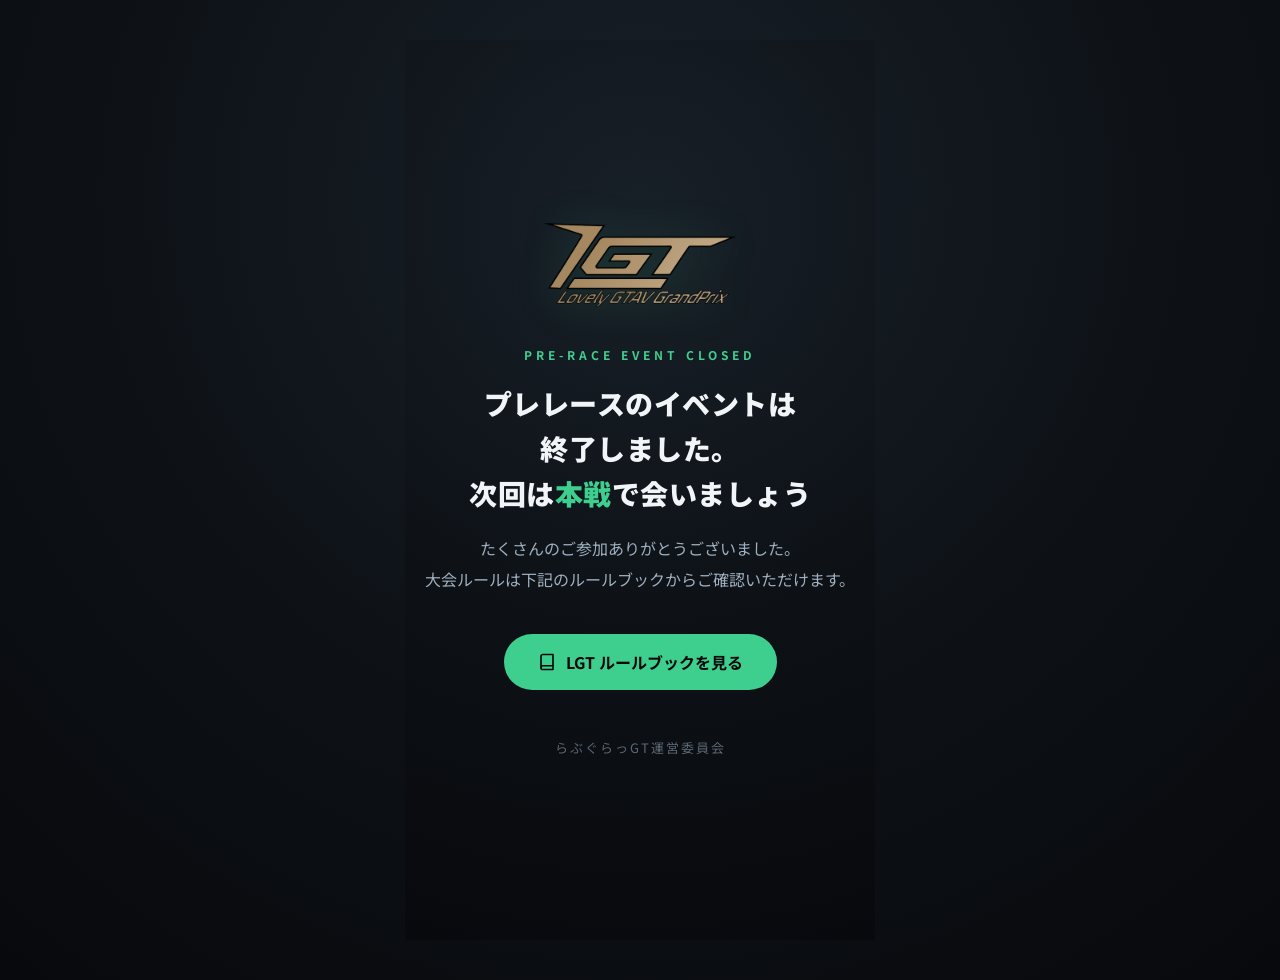
<file: index.html>
<!DOCTYPE html>
<html lang="ja">
<head>
<meta charset="utf-8">
<meta name="viewport" content="width=device-width, initial-scale=1">
<title>らぶぐらっGT</title>
<style>
@import url('https://fonts.googleapis.com/css2?family=Noto+Sans+JP:wght@400;500;700;900&display=swap');
* { margin:0; padding:0; box-sizing:border-box; }
:root {
  --accent: #3ecf8e;
  --accent-hover: #2db87a;
  --bg-base: #0f0f0f;
  --text-primary: #f2f5f8;
  --text-secondary: #9fb0bf;
}
html, body {
  min-height: 100vh;
  background: radial-gradient(circle at 50% 20%, #182028 0%, #0d1116 55%, #08090c 100%);
  font-family: 'Noto Sans JP', sans-serif;
  color: var(--text-primary);
  display: flex;
  align-items: center;
  justify-content: center;
  padding: 40px 20px;
}
.card {
  max-width: 560px;
  width: 100%;
  text-align: center;
}
.logo {
  height: 84px;
  width: auto;
  object-fit: contain;
  margin-bottom: 34px;
  filter: drop-shadow(0 4px 20px rgba(62,207,142,0.15));
}
.eyebrow {
  font-size: 12px;
  letter-spacing: 4px;
  color: var(--accent);
  font-weight: 700;
  text-transform: uppercase;
  margin-bottom: 18px;
}
h1 {
  font-size: 28px;
  font-weight: 900;
  line-height: 1.6;
  margin-bottom: 18px;
  letter-spacing: 0.5px;
}
h1 .accent { color: var(--accent); }
p.lead {
  font-size: 16px;
  color: var(--text-secondary);
  line-height: 1.9;
  margin-bottom: 40px;
}
.btn {
  display: inline-flex;
  align-items: center;
  gap: 10px;
  background: var(--accent);
  color: #08090c;
  font-size: 16px;
  font-weight: 700;
  text-decoration: none;
  padding: 16px 34px;
  border-radius: 999px;
  transition: background 0.2s ease, transform 0.2s ease;
}
.btn:hover { background: var(--accent-hover); transform: translateY(-2px); }
.btn svg { width: 18px; height: 18px; }
.footer {
  margin-top: 48px;
  font-size: 13px;
  letter-spacing: 2px;
  color: #5b6773;
}
</style>
</head>
<body>
  <div class="card">
    <img class="logo" src="[data-uri]" alt="らぶぐらっGT">
    <div class="eyebrow">Pre-Race Event Closed</div>
    <h1>プレレースのイベントは<br>終了しました。<br>次回は<span class="accent">本戦</span>で会いましょう</h1>
    <p class="lead">たくさんのご参加ありがとうございました。<br>大会ルールは下記のルールブックからご確認いただけます。</p>
    <a class="btn" href="rulebook.html">
      <svg viewBox="0 0 24 24" fill="none" stroke="currentColor" stroke-width="2.2" stroke-linecap="round" stroke-linejoin="round"><path d="M4 19.5A2.5 2.5 0 0 1 6.5 17H20"/><path d="M6.5 2H20v20H6.5A2.5 2.5 0 0 1 4 19.5v-15A2.5 2.5 0 0 1 6.5 2z"/></svg>
      LGT ルールブックを見る
    </a>
    <div class="footer">らぶぐらっGT運営委員会</div>
  </div>
</body>
</html>
</file>
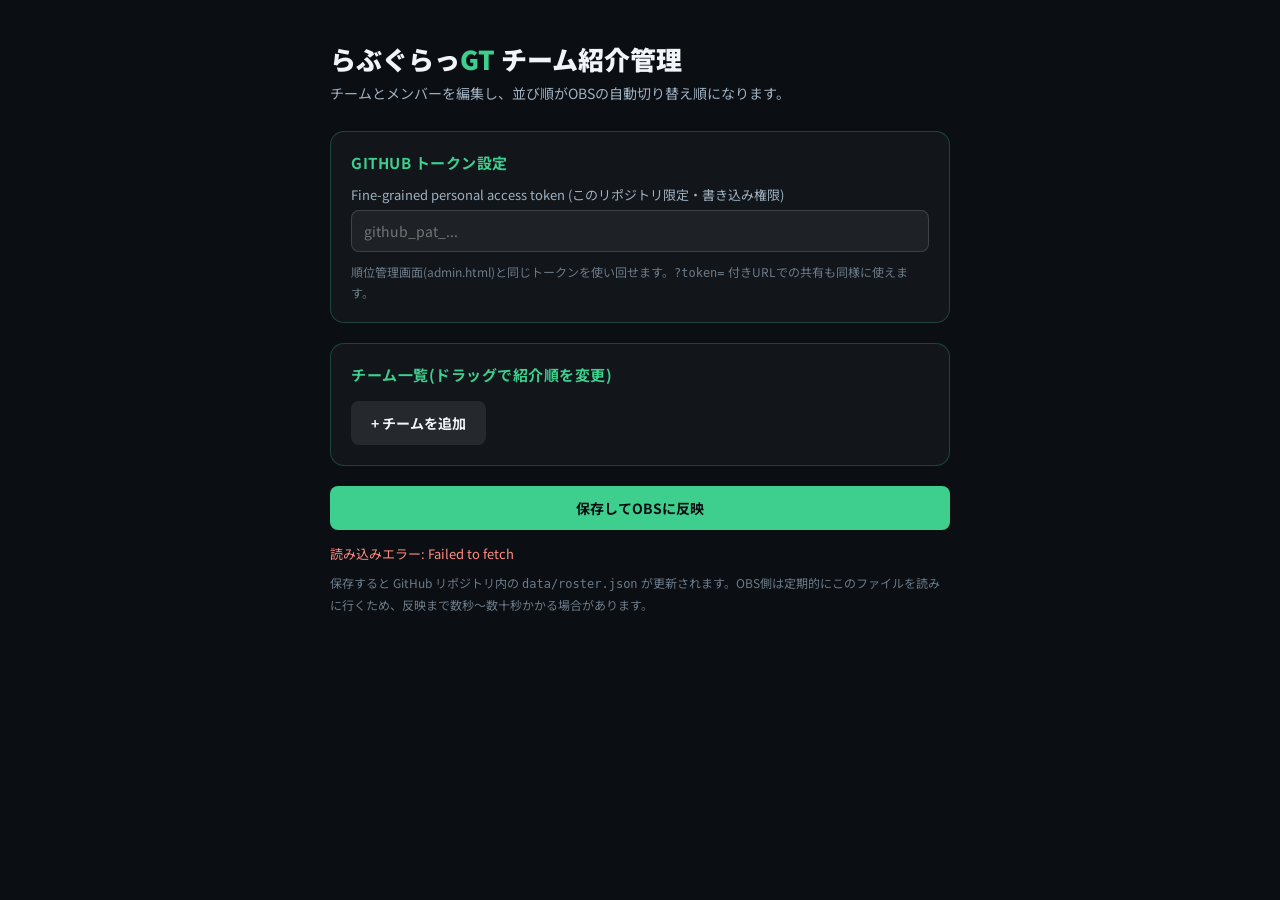
<file: admin-roster.html>
<!DOCTYPE html>
<html lang="ja">
<head>
<meta charset="utf-8">
<title>LGT チーム紹介管理</title>
<style>
@import url('https://fonts.googleapis.com/css2?family=Noto+Sans+JP:wght@400;500;700;900&display=swap');
* { margin:0; padding:0; box-sizing:border-box; }
body {
  font-family: 'Noto Sans JP', sans-serif;
  background: #0b0f14;
  color: #f2f5f8;
  min-height: 100vh;
  padding: 40px 20px;
}
.wrap { max-width: 620px; margin: 0 auto; }
h1 { font-size: 26px; font-weight: 900; margin-bottom: 6px; }
h1 .accent { color: #3ecf8e; }
.sub { color: #9fb0bf; font-size: 14px; margin-bottom: 28px; }

.section {
  background: rgba(255,255,255,0.03);
  border: 1px solid rgba(62,207,142,0.25);
  border-radius: 14px;
  padding: 20px;
  margin-bottom: 20px;
}
.section h2 { font-size: 15px; color: #3ecf8e; margin-bottom: 12px; letter-spacing: 0.5px; }

label { display:block; font-size:13px; color:#9fb0bf; margin-bottom:6px; }
input[type="text"], input[type="password"] {
  width: 100%;
  background: rgba(255,255,255,0.05);
  border: 1px solid rgba(255,255,255,0.15);
  border-radius: 8px;
  padding: 10px 12px;
  color: #f2f5f8;
  font-size: 14px;
  font-family: inherit;
}

#teamList { list-style: none; }

.team-card {
  background: rgba(255,255,255,0.04);
  border: 1px solid rgba(255,255,255,0.12);
  border-radius: 12px;
  padding: 14px;
  margin-bottom: 14px;
  cursor: grab;
}
.team-card.dragging { opacity: 0.4; }

.team-card-head {
  display: flex;
  align-items: center;
  gap: 10px;
  margin-bottom: 10px;
}
.team-card-head .grip { color: #556575; font-size: 16px; cursor: grab; }
.team-name-input {
  flex: 1;
  background: transparent;
  border: none;
  border-bottom: 1px solid rgba(255,255,255,0.15);
  color: #3ecf8e;
  font-size: 17px;
  font-weight: 900;
  font-family: inherit;
  padding: 4px 2px;
}
.team-name-input:focus { outline: none; border-bottom-color: #3ecf8e; }

.remove-team-btn {
  background: rgba(255,90,90,0.12);
  color: #ff8a80;
  border: none;
  border-radius: 6px;
  padding: 6px 10px;
  font-size: 12px;
  cursor: pointer;
}

.member-row {
  display: flex;
  align-items: center;
  gap: 8px;
  margin-bottom: 6px;
}
.member-name-input {
  flex: 1;
  background: rgba(255,255,255,0.05);
  border: 1px solid rgba(255,255,255,0.1);
  border-radius: 6px;
  padding: 7px 10px;
  color: #f2f5f8;
  font-size: 14px;
  font-family: inherit;
}
.member-role-select {
  background: rgba(255,255,255,0.05);
  border: 1px solid rgba(255,255,255,0.1);
  border-radius: 6px;
  padding: 7px 8px;
  color: #9fb0bf;
  font-size: 12px;
  font-family: inherit;
}
.remove-member-btn {
  background: rgba(255,255,255,0.06);
  color: #9fb0bf;
  border: none;
  border-radius: 6px;
  padding: 6px 9px;
  font-size: 12px;
  cursor: pointer;
}

.add-member-btn {
  background: rgba(62,207,142,0.1);
  color: #3ecf8e;
  border: 1px dashed rgba(62,207,142,0.4);
  border-radius: 8px;
  padding: 7px 12px;
  font-size: 12px;
  font-family: inherit;
  cursor: pointer;
  margin-top: 4px;
}

.btn-row { display:flex; gap: 10px; margin-top: 16px; }
button { font-family: inherit; }
.btn-primary {
  background: #3ecf8e; color: #0b0f14; flex: 1;
  border: none; border-radius: 8px; padding: 12px 20px;
  font-size: 14px; font-weight: 700; cursor: pointer;
}
.btn-primary:disabled { opacity: 0.5; cursor: not-allowed; }
.btn-secondary {
  background: rgba(255,255,255,0.08); color: #f2f5f8;
  border: none; border-radius: 8px; padding: 12px 20px;
  font-size: 14px; font-weight: 700; cursor: pointer;
}

#status { margin-top: 14px; font-size: 13px; min-height: 18px; }
#status.ok { color: #3ecf8e; }
#status.err { color: #ff8a80; }
#status.busy { color: #9fb0bf; }

.hint { font-size: 12px; color: #6c7b88; margin-top: 10px; line-height: 1.6; }
</style>
</head>
<body>
<div class="wrap">
  <h1>らぶぐらっ<span class="accent">GT</span> チーム紹介管理</h1>
  <p class="sub">チームとメンバーを編集し、並び順がOBSの自動切り替え順になります。</p>

  <div class="section">
    <h2>GITHUB トークン設定</h2>
    <label for="tokenInput">Fine-grained personal access token (このリポジトリ限定・書き込み権限)</label>
    <input type="password" id="tokenInput" placeholder="github_pat_...">
    <div class="hint">順位管理画面(admin.html)と同じトークンを使い回せます。<code>?token=</code> 付きURLでの共有も同様に使えます。</div>
  </div>

  <div class="section">
    <h2>チーム一覧(ドラッグで紹介順を変更)</h2>
    <ul id="teamList"></ul>
    <div class="btn-row">
      <button class="btn-secondary" id="addTeamBtn">+ チームを追加</button>
    </div>
  </div>

  <div class="btn-row">
    <button class="btn-primary" id="saveBtn">保存してOBSに反映</button>
  </div>
  <div id="status"></div>

  <p class="hint">
    保存すると GitHub リポジトリ内の <code>data/roster.json</code> が更新されます。OBS側は定期的にこのファイルを読みに行くため、反映まで数秒〜数十秒かかる場合があります。
  </p>
</div>

<script>
const OWNER = 'Wadeumix';
const REPO = 'LGT';
const BRANCH = 'preraceschedule';
const FILE_PATH = 'data/roster.json';

const tokenInput = document.getElementById('tokenInput');
const teamList = document.getElementById('teamList');
const saveBtn = document.getElementById('saveBtn');
const addTeamBtn = document.getElementById('addTeamBtn');
const statusEl = document.getElementById('status');

let currentSha = null;

const urlToken = new URLSearchParams(location.search).get('token');
if (urlToken) {
  localStorage.setItem('lgt_gh_token', urlToken);
  history.replaceState({}, '', location.origin + location.pathname);
}
tokenInput.value = localStorage.getItem('lgt_gh_token') || '';
tokenInput.addEventListener('input', () => {
  localStorage.setItem('lgt_gh_token', tokenInput.value);
});

function setStatus(msg, cls) {
  statusEl.textContent = msg;
  statusEl.className = cls || '';
}

function makeMemberRow(name, role) {
  const row = document.createElement('div');
  row.className = 'member-row';
  row.innerHTML = `
    <input type="text" class="member-name-input" value="${name || ''}" placeholder="選手名 / メカ名">
    <select class="member-role-select">
      <option value="DRIVER"${role === 'DRIVER' ? ' selected' : ''}>DRIVER</option>
      <option value="CREW"${role === 'CREW' ? ' selected' : ''}>CREW</option>
    </select>
    <button class="remove-member-btn">×</button>
  `;
  row.querySelector('.remove-member-btn').addEventListener('click', () => row.remove());
  return row;
}

function makeTeamCard(team, members) {
  const card = document.createElement('li');
  card.className = 'team-card';
  card.draggable = true;
  card.innerHTML = `
    <div class="team-card-head">
      <span class="grip">⠿</span>
      <input type="text" class="team-name-input" value="${team || ''}" placeholder="チーム名">
      <button class="remove-team-btn">チーム削除</button>
    </div>
    <div class="member-rows"></div>
    <button class="add-member-btn">+ メンバー追加</button>
  `;
  const memberRows = card.querySelector('.member-rows');
  (members || []).forEach((m) => memberRows.appendChild(makeMemberRow(m.name, m.role)));

  card.querySelector('.remove-team-btn').addEventListener('click', () => card.remove());
  card.querySelector('.add-member-btn').addEventListener('click', () => {
    memberRows.appendChild(makeMemberRow('', 'DRIVER'));
  });

  card.addEventListener('dragstart', (e) => {
    if (e.target !== card) return; // 子要素のドラッグ誤爆を防ぐ
    card.classList.add('dragging');
  });
  card.addEventListener('dragend', () => card.classList.remove('dragging'));

  return card;
}

teamList.addEventListener('dragover', (e) => {
  e.preventDefault();
  const dragging = teamList.querySelector('.dragging');
  if (!dragging) return;
  const afterEl = [...teamList.querySelectorAll('.team-card:not(.dragging)')].find((el) => {
    const rect = el.getBoundingClientRect();
    return e.clientY < rect.top + rect.height / 2;
  });
  if (afterEl) {
    teamList.insertBefore(dragging, afterEl);
  } else {
    teamList.appendChild(dragging);
  }
});

addTeamBtn.addEventListener('click', () => {
  teamList.appendChild(makeTeamCard('', [{ name: '', role: 'DRIVER' }]));
});

async function loadCurrent() {
  setStatus('読み込み中...', 'busy');
  try {
    const res = await fetch(`https://api.github.com/repos/${OWNER}/${REPO}/contents/${FILE_PATH}?ref=${BRANCH}`, {
      headers: { 'Accept': 'application/vnd.github+json' },
      cache: 'no-store',
    });
    if (res.status === 404) {
      teamList.innerHTML = '';
      teamList.appendChild(makeTeamCard('TEAM ALPHA', [
        { name: '選手A-1', role: 'DRIVER' },
        { name: '選手A-2', role: 'DRIVER' },
        { name: 'メカA', role: 'CREW' },
      ]));
      currentSha = null;
      setStatus('初回設定です。保存すると新規作成されます。', '');
      return;
    }
    const json = await res.json();
    currentSha = json.sha;
    const decoded = decodeURIComponent(escape(atob(json.content)));
    const data = JSON.parse(decoded);
    teamList.innerHTML = '';
    (data.teams || []).forEach((t) => teamList.appendChild(makeTeamCard(t.team, t.members)));
    setStatus('読み込み完了', 'ok');
  } catch (err) {
    console.error(err);
    setStatus('読み込みエラー: ' + err.message, 'err');
  }
}

async function saveRoster() {
  const token = tokenInput.value.trim();
  if (!token) {
    setStatus('GitHubトークンを入力してください', 'err');
    return;
  }
  const teams = [...teamList.children].map((card) => {
    const team = card.querySelector('.team-name-input').value.trim();
    const members = [...card.querySelectorAll('.member-row')].map((row) => ({
      name: row.querySelector('.member-name-input').value.trim(),
      role: row.querySelector('.member-role-select').value,
    })).filter((m) => m.name);
    return { team, members };
  }).filter((t) => t.team);

  const payload = { teams, updatedAt: new Date().toISOString() };
  const content = btoa(unescape(encodeURIComponent(JSON.stringify(payload, null, 2))));

  saveBtn.disabled = true;
  setStatus('保存中...', 'busy');
  try {
    const res = await fetch(`https://api.github.com/repos/${OWNER}/${REPO}/contents/${FILE_PATH}`, {
      method: 'PUT',
      headers: {
        'Accept': 'application/vnd.github+json',
        'Authorization': `Bearer ${token}`,
      },
      body: JSON.stringify({
        message: 'Update team roster via admin panel',
        content,
        branch: BRANCH,
        ...(currentSha ? { sha: currentSha } : {}),
      }),
    });
    const json = await res.json();
    if (!res.ok) throw new Error(json.message || 'GitHub API エラー');
    currentSha = json.content.sha;
    setStatus('保存しました。OBSに反映されます(数秒〜数十秒)', 'ok');
  } catch (err) {
    console.error(err);
    setStatus('保存エラー: ' + err.message, 'err');
  } finally {
    saveBtn.disabled = false;
  }
}

saveBtn.addEventListener('click', saveRoster);
loadCurrent();
</script>
</body>
</html>
</file>
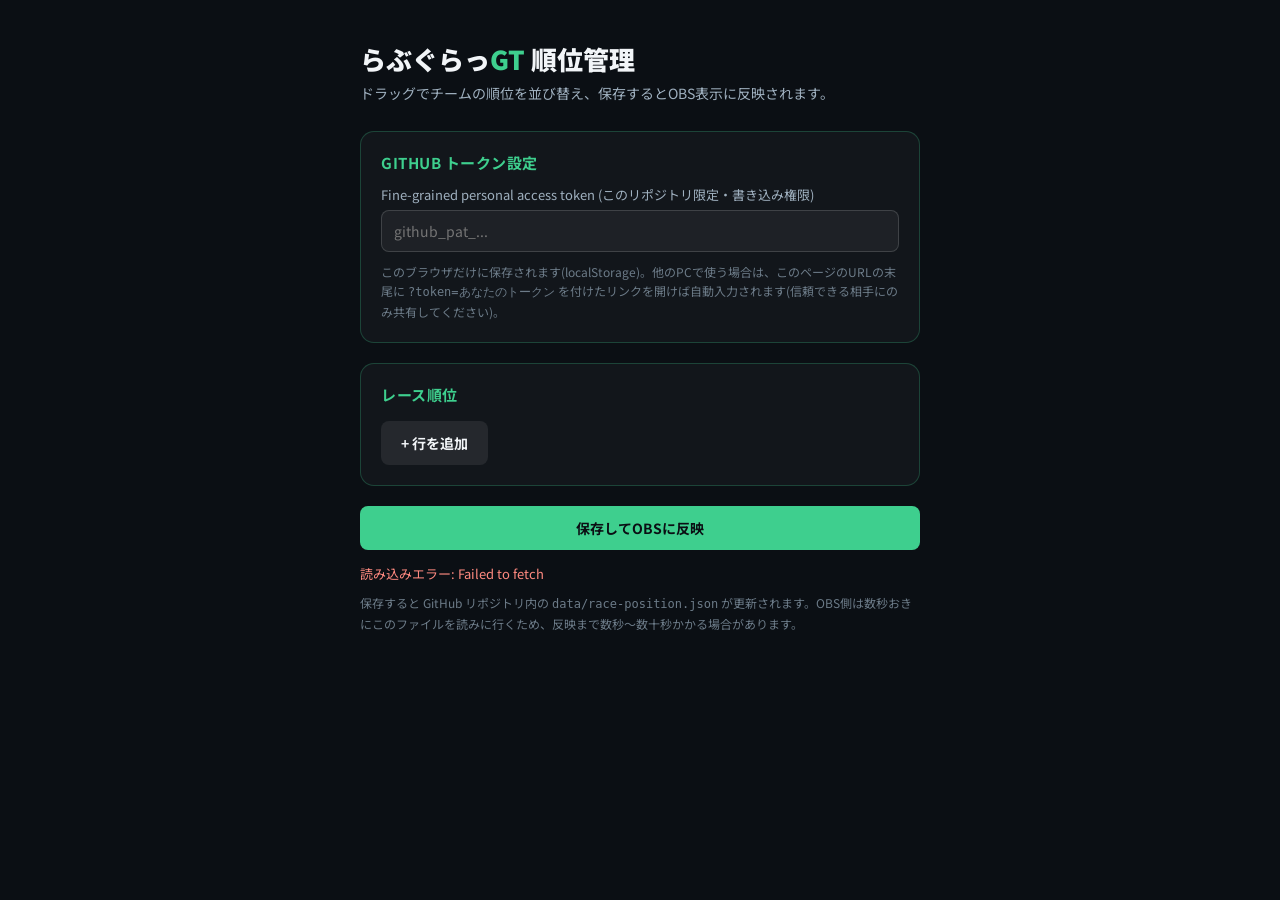
<file: admin.html>
<!DOCTYPE html>
<html lang="ja">
<head>
<meta charset="utf-8">
<title>LGT 順位管理</title>
<style>
@import url('https://fonts.googleapis.com/css2?family=Noto+Sans+JP:wght@400;500;700;900&display=swap');
* { margin:0; padding:0; box-sizing:border-box; }
body {
  font-family: 'Noto Sans JP', sans-serif;
  background: #0b0f14;
  color: #f2f5f8;
  min-height: 100vh;
  padding: 40px 20px;
}
.wrap { max-width: 560px; margin: 0 auto; }
h1 { font-size: 26px; font-weight: 900; margin-bottom: 6px; }
h1 .accent { color: #3ecf8e; }
.sub { color: #9fb0bf; font-size: 14px; margin-bottom: 28px; }

.section {
  background: rgba(255,255,255,0.03);
  border: 1px solid rgba(62,207,142,0.25);
  border-radius: 14px;
  padding: 20px;
  margin-bottom: 20px;
}
.section h2 { font-size: 15px; color: #3ecf8e; margin-bottom: 12px; letter-spacing: 0.5px; }

label { display:block; font-size:13px; color:#9fb0bf; margin-bottom:6px; }
input[type="text"], input[type="password"] {
  width: 100%;
  background: rgba(255,255,255,0.05);
  border: 1px solid rgba(255,255,255,0.15);
  border-radius: 8px;
  padding: 10px 12px;
  color: #f2f5f8;
  font-size: 14px;
  font-family: inherit;
}

#orderList { list-style: none; margin-top: 4px; }
#orderList li {
  display: flex;
  align-items: center;
  gap: 12px;
  background: rgba(255,255,255,0.04);
  border: 1px solid rgba(255,255,255,0.1);
  border-radius: 10px;
  padding: 12px 14px;
  margin-bottom: 8px;
  cursor: grab;
  user-select: none;
}
#orderList li.dragging { opacity: 0.4; }
#orderList li .pos {
  width: 26px; height: 26px;
  flex-shrink: 0;
  display:flex; align-items:center; justify-content:center;
  background: #3ecf8e; color:#0b0f14;
  font-weight: 900; font-size: 13px;
  border-radius: 50%;
}
#orderList li .grip { color: #556575; font-size: 16px; }
#orderList li .team-name-input {
  flex: 1;
  background: transparent;
  border: none;
  color: #f2f5f8;
  font-size: 16px;
  font-weight: 700;
  font-family: inherit;
}
#orderList li .team-name-input:focus { outline: 1px solid rgba(62,207,142,0.5); border-radius: 4px; }
#orderList li .gap-input {
  width: 90px;
  background: rgba(255,255,255,0.05);
  border: 1px solid rgba(255,255,255,0.1);
  border-radius: 6px;
  padding: 6px 8px;
  color: #9fb0bf;
  font-size: 13px;
  font-family: inherit;
}

.btn-row { display:flex; gap: 10px; margin-top: 16px; }
button {
  font-family: inherit;
  font-size: 14px;
  font-weight: 700;
  border: none;
  border-radius: 8px;
  padding: 12px 20px;
  cursor: pointer;
}
.btn-primary { background: #3ecf8e; color: #0b0f14; flex: 1; }
.btn-primary:disabled { opacity: 0.5; cursor: not-allowed; }
.btn-secondary { background: rgba(255,255,255,0.08); color: #f2f5f8; }

#status { margin-top: 14px; font-size: 13px; min-height: 18px; }
#status.ok { color: #3ecf8e; }
#status.err { color: #ff8a80; }
#status.busy { color: #9fb0bf; }

.hint { font-size: 12px; color: #6c7b88; margin-top: 10px; line-height: 1.6; }
</style>
</head>
<body>
<div class="wrap">
  <h1>らぶぐらっ<span class="accent">GT</span> 順位管理</h1>
  <p class="sub">ドラッグでチームの順位を並び替え、保存するとOBS表示に反映されます。</p>

  <div class="section">
    <h2>GITHUB トークン設定</h2>
    <label for="tokenInput">Fine-grained personal access token (このリポジトリ限定・書き込み権限)</label>
    <input type="password" id="tokenInput" placeholder="github_pat_...">
    <div class="hint">このブラウザだけに保存されます(localStorage)。他のPCで使う場合は、このページのURLの末尾に <code>?token=あなたのトークン</code> を付けたリンクを開けば自動入力されます(信頼できる相手にのみ共有してください)。</div>
  </div>

  <div class="section">
    <h2>レース順位</h2>
    <ul id="orderList"></ul>
    <div class="btn-row">
      <button class="btn-secondary" id="addRowBtn">+ 行を追加</button>
    </div>
  </div>

  <div class="btn-row">
    <button class="btn-primary" id="saveBtn">保存してOBSに反映</button>
  </div>
  <div id="status"></div>

  <p class="hint">
    保存すると GitHub リポジトリ内の <code>data/race-position.json</code> が更新されます。OBS側は数秒おきにこのファイルを読みに行くため、反映まで数秒〜数十秒かかる場合があります。
  </p>
</div>

<script>
const OWNER = 'Wadeumix';
const REPO = 'LGT';
const BRANCH = 'preraceschedule';
const FILE_PATH = 'data/race-position.json';

const tokenInput = document.getElementById('tokenInput');
const orderList = document.getElementById('orderList');
const saveBtn = document.getElementById('saveBtn');
const addRowBtn = document.getElementById('addRowBtn');
const statusEl = document.getElementById('status');

let currentSha = null;

// URLに ?token=xxxx が付いていれば読み取って保存する。
// (共有リンク用。URL自体にトークンが残るため、信頼できる相手にだけ共有すること)
const urlToken = new URLSearchParams(location.search).get('token');
if (urlToken) {
  localStorage.setItem('lgt_gh_token', urlToken);
  // アドレスバーやブラウザ履歴にトークンが残らないよう、URLからパラメータを消す
  const cleanUrl = location.origin + location.pathname;
  history.replaceState({}, '', cleanUrl);
}

tokenInput.value = localStorage.getItem('lgt_gh_token') || '';
tokenInput.addEventListener('input', () => {
  localStorage.setItem('lgt_gh_token', tokenInput.value);
});

function setStatus(msg, cls) {
  statusEl.textContent = msg;
  statusEl.className = cls || '';
}

function makeRow(team, gap) {
  const li = document.createElement('li');
  li.draggable = true;
  li.innerHTML = `
    <span class="pos"></span>
    <span class="grip">⠿</span>
    <input type="text" class="team-name-input" value="${team || ''}" placeholder="チーム名">
    <input type="text" class="gap-input" value="${gap || ''}" placeholder="ギャップ (+1.2s)">
    <button class="btn-secondary remove-btn" style="padding:6px 10px;">×</button>
  `;
  li.querySelector('.remove-btn').addEventListener('click', () => {
    li.remove();
    refreshPositions();
  });
  attachDragHandlers(li);
  return li;
}

function refreshPositions() {
  [...orderList.children].forEach((li, i) => {
    li.querySelector('.pos').textContent = i + 1;
  });
}

function attachDragHandlers(li) {
  li.addEventListener('dragstart', () => li.classList.add('dragging'));
  li.addEventListener('dragend', () => {
    li.classList.remove('dragging');
    refreshPositions();
  });
}

orderList.addEventListener('dragover', (e) => {
  e.preventDefault();
  const dragging = orderList.querySelector('.dragging');
  if (!dragging) return;
  const afterEl = [...orderList.querySelectorAll('li:not(.dragging)')].find((el) => {
    const rect = el.getBoundingClientRect();
    return e.clientY < rect.top + rect.height / 2;
  });
  if (afterEl) {
    orderList.insertBefore(dragging, afterEl);
  } else {
    orderList.appendChild(dragging);
  }
});

addRowBtn.addEventListener('click', () => {
  orderList.appendChild(makeRow('', ''));
  refreshPositions();
});

async function loadCurrent() {
  setStatus('読み込み中...', 'busy');
  try {
    const res = await fetch(`https://api.github.com/repos/${OWNER}/${REPO}/contents/${FILE_PATH}?ref=${BRANCH}`, {
      headers: { 'Accept': 'application/vnd.github+json' },
      cache: 'no-store',
    });
    if (res.status === 404) {
      // ファイル未作成。デフォルト2チームで初期化。
      orderList.innerHTML = '';
      orderList.appendChild(makeRow('TEAM ALPHA', ''));
      orderList.appendChild(makeRow('TEAM BRAVO', ''));
      refreshPositions();
      currentSha = null;
      setStatus('初回設定です。保存すると新規作成されます。', '');
      return;
    }
    const json = await res.json();
    currentSha = json.sha;
    const decoded = decodeURIComponent(escape(atob(json.content)));
    const data = JSON.parse(decoded);
    orderList.innerHTML = '';
    (data.positions || []).forEach((p) => orderList.appendChild(makeRow(p.team, p.gap)));
    refreshPositions();
    setStatus('読み込み完了', 'ok');
  } catch (err) {
    console.error(err);
    setStatus('読み込みエラー: ' + err.message, 'err');
  }
}

async function saveOrder() {
  const token = tokenInput.value.trim();
  if (!token) {
    setStatus('GitHubトークンを入力してください', 'err');
    return;
  }
  const positions = [...orderList.children].map((li, i) => ({
    pos: i + 1,
    team: li.querySelector('.team-name-input').value.trim(),
    gap: li.querySelector('.gap-input').value.trim(),
  })).filter((p) => p.team);

  const payload = { positions, updatedAt: new Date().toISOString() };
  const content = btoa(unescape(encodeURIComponent(JSON.stringify(payload, null, 2))));

  saveBtn.disabled = true;
  setStatus('保存中...', 'busy');
  try {
    const res = await fetch(`https://api.github.com/repos/${OWNER}/${REPO}/contents/${FILE_PATH}`, {
      method: 'PUT',
      headers: {
        'Accept': 'application/vnd.github+json',
        'Authorization': `Bearer ${token}`,
      },
      body: JSON.stringify({
        message: 'Update race position via admin panel',
        content,
        branch: BRANCH,
        ...(currentSha ? { sha: currentSha } : {}),
      }),
    });
    const json = await res.json();
    if (!res.ok) throw new Error(json.message || 'GitHub API エラー');
    currentSha = json.content.sha;
    setStatus('保存しました。OBSに反映されます(数秒〜数十秒)', 'ok');
  } catch (err) {
    console.error(err);
    setStatus('保存エラー: ' + err.message, 'err');
  } finally {
    saveBtn.disabled = false;
  }
}

saveBtn.addEventListener('click', saveOrder);
loadCurrent();
</script>
</body>
</html>
</file>
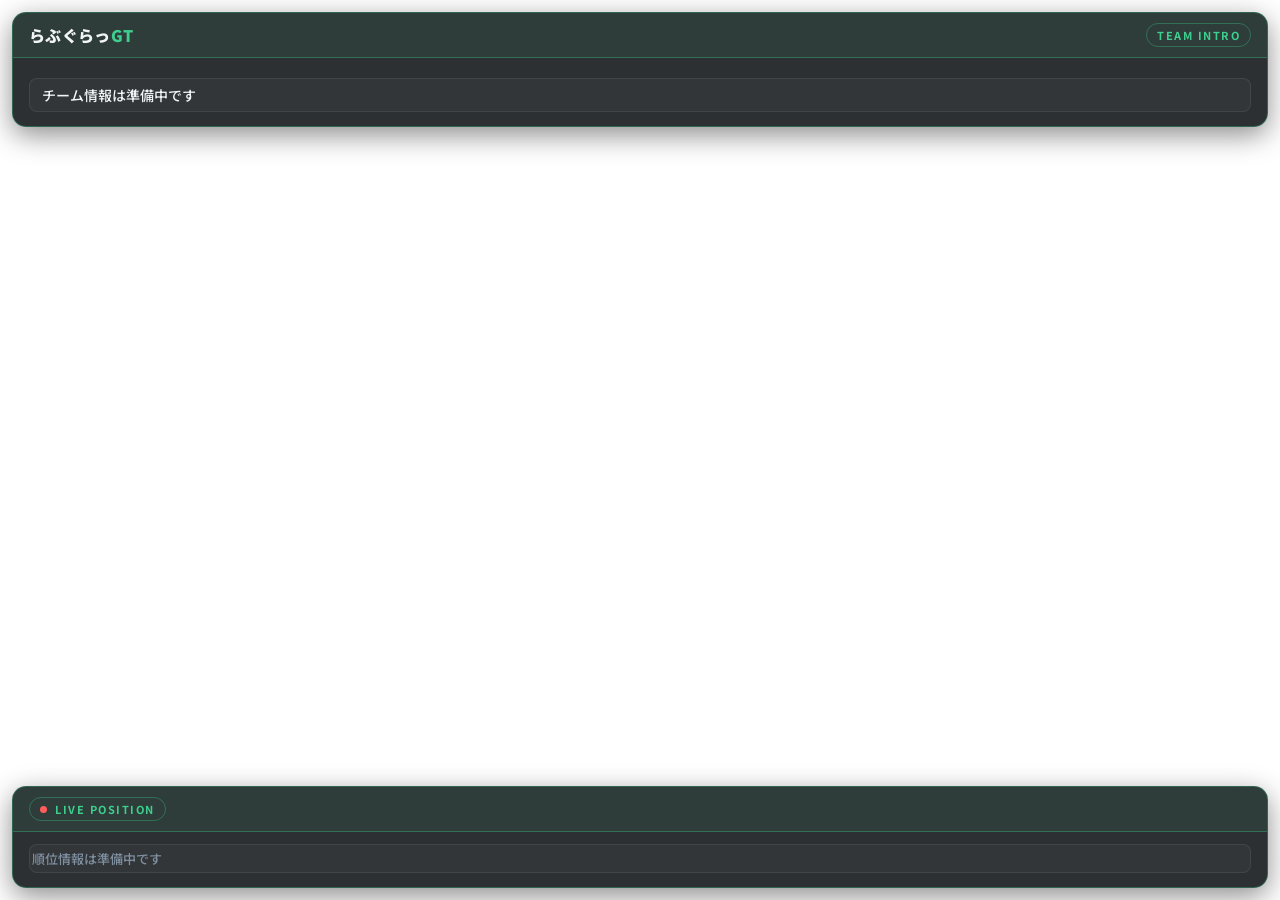
<file: obs.html>
<!DOCTYPE html>
<html lang="ja">
<head>
<meta charset="utf-8">
<title>LGT OBS Overlay</title>
<link rel="stylesheet" href="obs-assets/style.css">
</head>
<body>

  <!-- 上部: チーム紹介(自動切り替え) -->
  <div class="overlay overlay-team">
    <header class="overlay-header">
      <span class="brand">らぶぐらっ<span class="accent">GT</span></span>
      <span class="panel-label">TEAM INTRO</span>
    </header>

    <section class="panel is-active" id="panel-roster">
      <div class="roster-team-name" id="rosterTeamName">TEAM NAME</div>
      <ul class="roster-list" id="rosterList">
        <!-- members injected by data.js -->
      </ul>
    </section>
  </div>

  <!-- 下部: レース中の順位(常時固定表示) -->
  <div class="overlay overlay-race">
    <header class="overlay-header">
      <span class="panel-label live">LIVE POSITION</span>
    </header>

    <section class="panel is-active" id="panel-race">
      <ol class="race-order" id="raceOrderList">
        <!-- positions injected by data.js -->
      </ol>
    </section>
  </div>

  <script src="obs-assets/script.js"></script>
</body>
</html>
</file>
<file: obs-assets/style.css>
@import url('https://fonts.googleapis.com/css2?family=Noto+Sans+JP:wght@400;500;700;900&display=swap');

* { margin: 0; padding: 0; box-sizing: border-box; }

html, body {
  width: 100%;
  height: 100%;
  background: transparent; /* OBSブラウザソースは背景透過のまま使用 */
  font-family: 'Noto Sans JP', sans-serif;
  color: #f2f5f8;
  overflow: hidden;
}

body {
  display: flex;
  flex-direction: column;
  justify-content: space-between;
}

:root {
  --accent: #3ecf8e;
  --bg-panel: rgba(10, 14, 18, 0.86);
  --border: rgba(62, 207, 142, 0.35);
}

.overlay {
  width: auto;
  background: var(--bg-panel);
  border: 1px solid var(--border);
  border-radius: 14px;
  overflow: hidden;
  box-shadow: 0 8px 28px rgba(0,0,0,0.45);
}

/* 上部: チーム紹介パネル */
.overlay-team {
  margin: 12px 12px 8px;
}

/* 下部: 常時表示のレース順位パネル */
.overlay-race {
  margin: 8px 12px 12px;
}

.overlay-header {
  display: flex;
  align-items: center;
  justify-content: space-between;
  padding: 10px 16px;
  border-bottom: 1px solid var(--border);
  background: rgba(62,207,142,0.08);
}

.brand {
  font-size: 16px;
  font-weight: 900;
  letter-spacing: 0.3px;
}
.brand .accent { color: var(--accent); }

.panel-label {
  font-size: 11px;
  font-weight: 700;
  letter-spacing: 1.5px;
  color: var(--accent);
  border: 1px solid var(--border);
  border-radius: 999px;
  padding: 3px 10px;
}

.panel-label.live {
  display: inline-flex;
  align-items: center;
  gap: 8px;
}
.panel-label.live::before {
  content: '';
  width: 7px;
  height: 7px;
  border-radius: 50%;
  background: #ff5c5c;
  animation: livePulse 1.6s ease-in-out infinite;
}
@keyframes livePulse {
  0%, 100% { opacity: 1; transform: scale(1); }
  50% { opacity: 0.4; transform: scale(0.8); }
}

/* パネル切り替え(script.jsが .is-active を付け替える) */
.panel {
  display: none;
  padding: 12px 16px 14px;
  animation: fadeIn 0.5s ease;
}
.panel.is-active { display: block; }

@keyframes fadeIn {
  from { opacity: 0; transform: translateY(6px); }
  to   { opacity: 1; transform: translateY(0); }
}

/* --- チーム紹介 --- */
.roster-team-name {
  font-size: 18px;
  font-weight: 900;
  color: var(--accent);
  margin-bottom: 8px;
  letter-spacing: 0.3px;
}

.roster-list {
  list-style: none;
  display: flex;
  flex-direction: column;
  gap: 6px;
}

.roster-list li {
  display: flex;
  align-items: center;
  gap: 10px;
  font-size: 14px;
  font-weight: 500;
  background: rgba(255,255,255,0.03);
  border: 1px solid rgba(255,255,255,0.08);
  border-radius: 8px;
  padding: 6px 12px;
}

.roster-list .role-tag {
  flex-shrink: 0;
  font-size: 10px;
  font-weight: 700;
  letter-spacing: 0.5px;
  color: #0b0f14;
  background: var(--accent);
  border-radius: 999px;
  padding: 2px 8px;
}
.roster-list .role-tag.crew {
  background: transparent;
  color: var(--accent);
  border: 1px solid var(--accent);
}

/* --- レース中の順位(常時表示) --- */
.race-order {
  list-style: none;
  display: flex;
  flex-direction: column;
  gap: 5px;
}

.race-order li {
  display: flex;
  align-items: center;
  gap: 10px;
  font-size: 14px;
  font-weight: 700;
  background: rgba(255,255,255,0.03);
  border: 1px solid rgba(255,255,255,0.08);
  border-radius: 8px;
  padding: 6px 12px;
}

.race-order .pos {
  flex-shrink: 0;
  width: 22px;
  height: 22px;
  display: flex;
  align-items: center;
  justify-content: center;
  font-size: 12px;
  font-weight: 900;
  color: #0b0f14;
  background: var(--accent);
  border-radius: 50%;
}
.race-order li.p1 .pos { background: #ffd166; }
.race-order li.p2 .pos { background: #d8dee4; }
.race-order li.p3 .pos { background: #d99a5b; }

.race-order .team-name { flex: 1; }
.race-order .gap { font-size: 12px; font-weight: 500; color: #7f8fa0; }

.race-order .placeholder {
  font-size: 13px;
  font-weight: 500;
  color: #7f8fa0;
  padding: 4px 2px;
}
</file>
